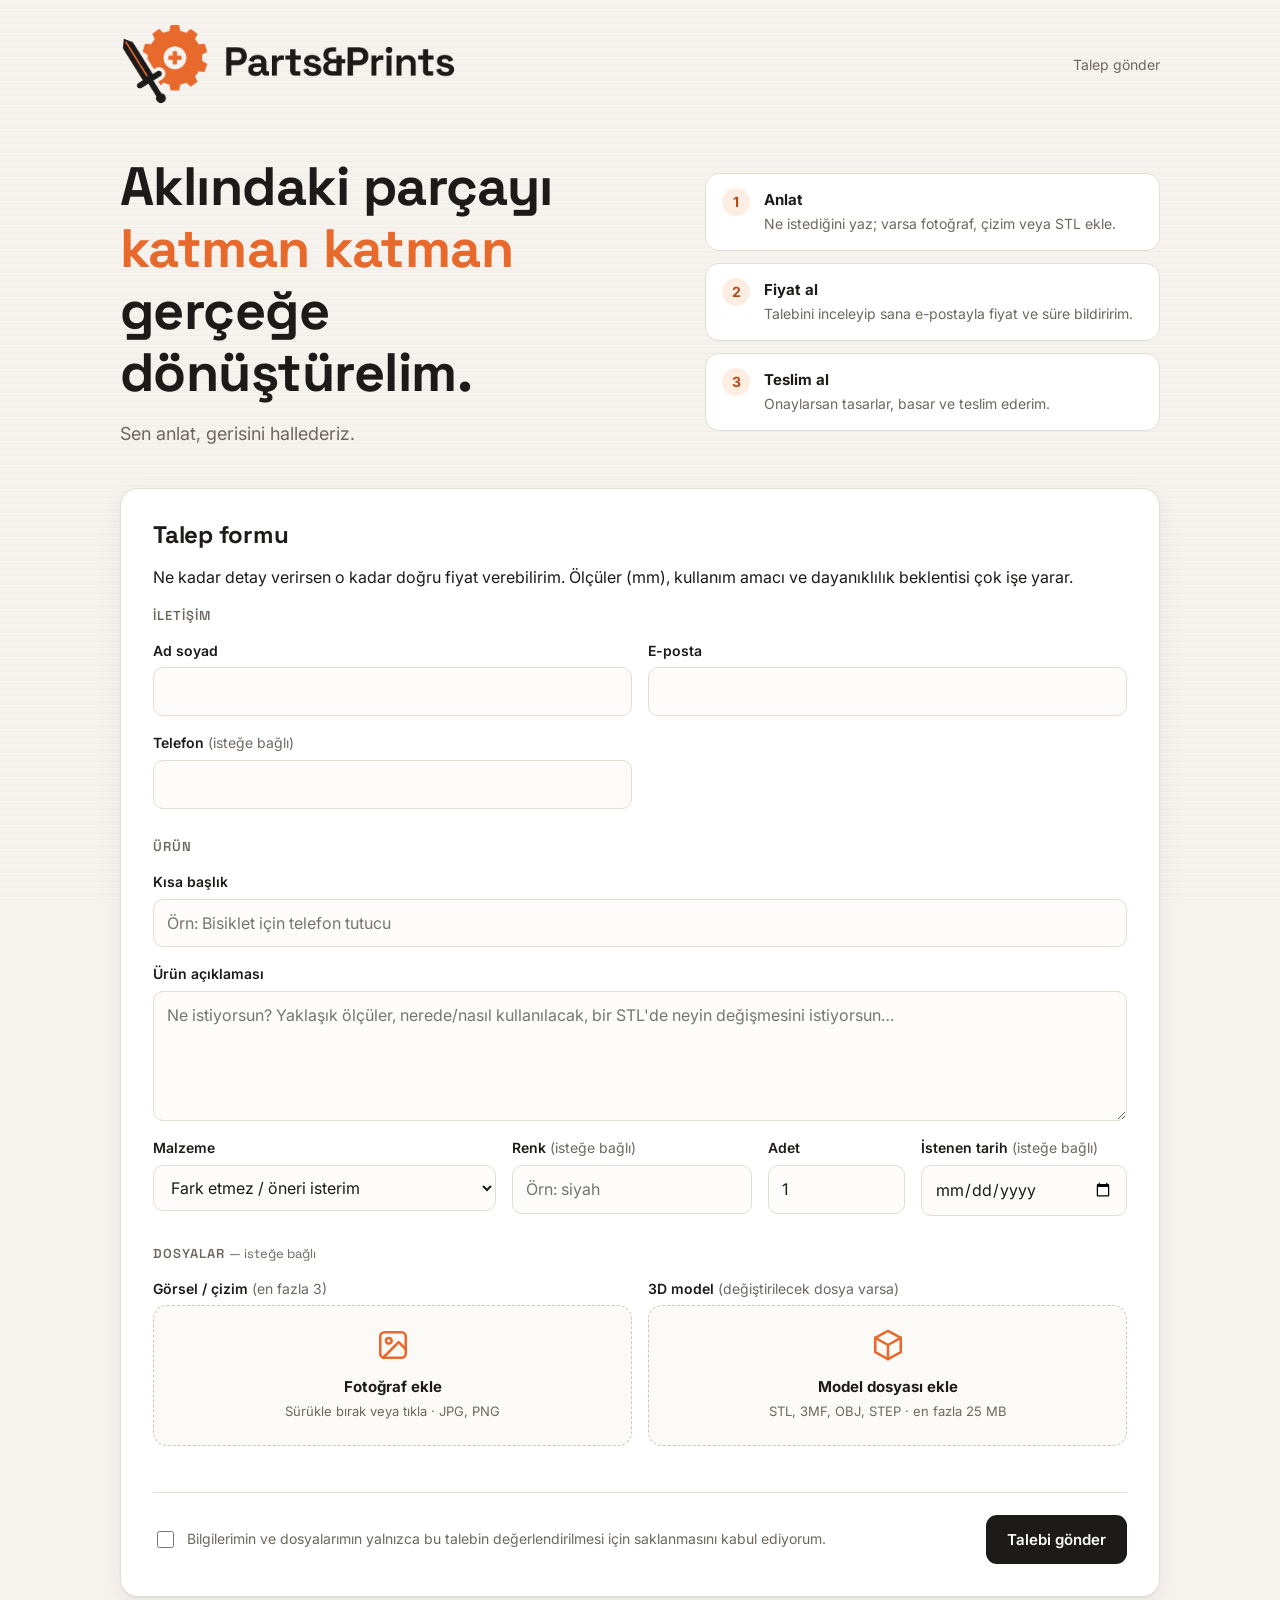
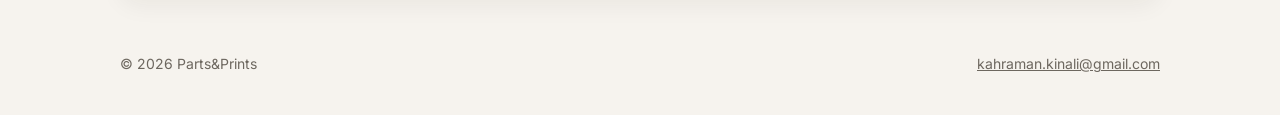
<file: index.html>
<!DOCTYPE html>
<html lang="tr">
<head>
  <meta charset="utf-8">
  <meta name="viewport" content="width=device-width, initial-scale=1">
  <title>3D Baskı Siparişi</title>
  <meta name="description" content="Özel 3D baskı ve tasarım talebi gönderin.">
  <link rel="preconnect" href="https://fonts.googleapis.com">
  <link rel="preconnect" href="https://fonts.gstatic.com" crossorigin>
  <link href="https://fonts.googleapis.com/css2?family=Inter:wght@400;600;700&family=Space+Grotesk:wght@500;600;700&display=swap" rel="stylesheet">
  <link rel="stylesheet" href="css/style.css">
  <link rel="icon" type="image/png" href="favicon.png">
  <link rel="apple-touch-icon" href="favicon.png">
  <style>
    /* Logo boyutu — buradaki sayıları değiştirerek ayarlayabilirsin */
    .brand-logo { height: 84px; width: auto; display: block; }
    @media (max-width: 560px) {
      .brand-logo { height: 46px; }
    }
  </style>
  <script type="importmap">
  { "imports": {
      "three": "https://cdn.jsdelivr.net/npm/three@0.170.0/build/three.module.js",
      "three/addons/": "https://cdn.jsdelivr.net/npm/three@0.170.0/examples/jsm/"
  } }
  </script>
  <script src="config.js"></script>
</head>
<body>
  <div class="wrap">
    <header class="topbar">
      <a class="brand" href="./">
        <img src="logo.png" alt="Parts&amp;Prints" class="brand-logo" onerror="this.nextElementSibling.style.display='';this.remove()">
        <span class="brand-mark" style="display:none"><svg viewBox="0 0 24 24" fill="none" stroke="#e8692c" stroke-width="2.6" stroke-linecap="round"><path d="M5 18h14M7 14h10M9 10h6"/></svg></span>
      </a>
      <nav><a href="#siparis">Talep gönder</a></nav>
    </header>

    <section class="hero">
      <div>
        <h1>Aklındaki parçayı <em>katman katman</em> gerçeğe dönüştürelim.</h1>
        <p class="lead" data-tagline>Hayalindeki parçayı anlat, ben tasarlayıp basayım.</p>
      </div>
      <ol class="steps">
        <li><span class="n">1</span><div><b>Anlat</b><span>Ne istediğini yaz; varsa fotoğraf, çizim veya STL ekle.</span></div></li>
        <li><span class="n">2</span><div><b>Fiyat al</b><span>Talebini inceleyip sana e-postayla fiyat ve süre bildiririm.</span></div></li>
        <li><span class="n">3</span><div><b>Teslim al</b><span>Onaylarsan tasarlar, basar ve teslim ederim.</span></div></li>
      </ol>
    </section>

    <main id="siparis" class="card form-card">
      <div id="form-area">
        <h2>Talep formu</h2>
        <p class="sub">Ne kadar detay verirsen o kadar doğru fiyat verebilirim. Ölçüler (mm), kullanım amacı ve dayanıklılık beklentisi çok işe yarar.</p>

        <div id="config-warn" class="alert alert-warn" hidden>
          Site henüz bağlanmadı: <span class="code">config.js</span> içindeki <span class="code">SCRIPT_URL</span> değerini doldurmalısın. (Bu uyarıyı sadece kurulum bitmeden görürsün.)
        </div>
        <div id="form-error" class="alert alert-err" hidden></div>

        <form id="order-form" novalidate>
          <fieldset>
            <legend>İletişim</legend>
            <div class="grid g2">
              <div class="field">
                <label for="name">Ad soyad</label>
                <input type="text" id="name" name="name" autocomplete="name" required maxlength="100">
              </div>
              <div class="field">
                <label for="email">E-posta</label>
                <input type="email" id="email" name="email" autocomplete="email" required maxlength="150">
              </div>
              <div class="field">
                <label for="phone">Telefon <span class="opt">(isteğe bağlı)</span></label>
                <input type="tel" id="phone" name="phone" autocomplete="tel" maxlength="40">
              </div>
            </div>
          </fieldset>

          <fieldset>
            <legend>Ürün</legend>
            <div class="grid">
              <div class="field">
                <label for="title">Kısa başlık</label>
                <input type="text" id="title" name="title" maxlength="150" placeholder="Örn: Bisiklet için telefon tutucu">
              </div>
              <div class="field">
                <label for="description">Ürün açıklaması</label>
                <textarea id="description" name="description" required maxlength="5000"
                  placeholder="Ne istiyorsun? Yaklaşık ölçüler, nerede/nasıl kullanılacak, bir STL'de neyin değişmesini istiyorsun…"></textarea>
              </div>
              <div class="grid g4">
                <div class="field">
                  <label for="material">Malzeme</label>
                  <select id="material" name="material"></select>
                </div>
                <div class="field">
                  <label for="color">Renk <span class="opt">(isteğe bağlı)</span></label>
                  <input type="text" id="color" name="color" maxlength="50" placeholder="Örn: siyah">
                </div>
                <div class="field">
                  <label for="quantity">Adet</label>
                  <input type="number" id="quantity" name="quantity" min="1" max="9999" value="1">
                </div>
                <div class="field">
                  <label for="deadline">İstenen tarih <span class="opt">(isteğe bağlı)</span></label>
                  <input type="date" id="deadline" name="deadline">
                </div>
              </div>
            </div>
          </fieldset>

          <fieldset>
            <legend>Dosyalar <span style="text-transform:none;letter-spacing:0;font-weight:400">— isteğe bağlı</span></legend>
            <div class="grid g2">
              <div class="field">
                <label>Görsel / çizim <span class="opt">(en fazla 3)</span></label>
                <div class="drop" id="img-drop">
                  <input type="file" id="images" accept="image/*" multiple aria-label="Görsel seç">
                  <svg class="ico" viewBox="0 0 24 24" fill="none" stroke="currentColor" stroke-width="1.8" stroke-linecap="round" stroke-linejoin="round"><rect x="3" y="3" width="18" height="18" rx="3"/><circle cx="9" cy="9" r="2"/><path d="m21 15-5-5L5 21"/></svg>
                  <b>Fotoğraf ekle</b>
                  <span>Sürükle bırak veya tıkla · JPG, PNG</span>
                </div>
                <div class="thumbs" id="thumbs"></div>
              </div>
              <div class="field">
                <label>3D model <span class="opt">(değiştirilecek dosya varsa)</span></label>
                <div class="drop" id="model-drop">
                  <input type="file" id="model" accept=".stl,.3mf,.obj,.step,.stp" aria-label="Model dosyası seç">
                  <svg class="ico" viewBox="0 0 24 24" fill="none" stroke="currentColor" stroke-width="1.8" stroke-linecap="round" stroke-linejoin="round"><path d="M12 2 3 7v10l9 5 9-5V7z"/><path d="m3 7 9 5 9-5M12 12v10"/></svg>
                  <b>Model dosyası ekle</b>
                  <span>STL, 3MF, OBJ, STEP · en fazla 25 MB</span>
                </div>
                <div id="model-preview"></div>
              </div>
            </div>
          </fieldset>

          <div class="hp" aria-hidden="true">
            <label for="website">Web siteniz</label>
            <input type="text" id="website" name="website" tabindex="-1" autocomplete="off">
          </div>

          <div class="submit-row">
            <label class="check">
              <input type="checkbox" id="consent" required>
              <span>Bilgilerimin ve dosyalarımın yalnızca bu talebin değerlendirilmesi için saklanmasını kabul ediyorum.</span>
            </label>
            <button type="submit" class="btn btn-primary" id="submit-btn">Talebi gönder</button>
          </div>
        </form>
      </div>

      <div id="success" class="success" hidden>
        <div class="big"><svg width="30" height="30" viewBox="0 0 24 24" fill="none" stroke="currentColor" stroke-width="2.4" stroke-linecap="round" stroke-linejoin="round"><path d="M20 6 9 17l-5-5"/></svg></div>
        <h2>Talebin ulaştı!</h2>
        <p>İnceleyip en kısa sürede e-postayla dönüş yapacağım. Talep numaran: <span class="code" id="order-id"></span></p>
        <button class="btn btn-ghost" id="again-btn" type="button">Yeni talep gönder</button>
      </div>
    </main>

    <footer>
      <span>© <span id="year"></span> <span data-shop-name>Parts&amp;Prints</span></span>
      <span id="contact"></span>
    </footer>
  </div>

  <script type="module" src="js/order.js"></script>
</body>
</html>
</file>
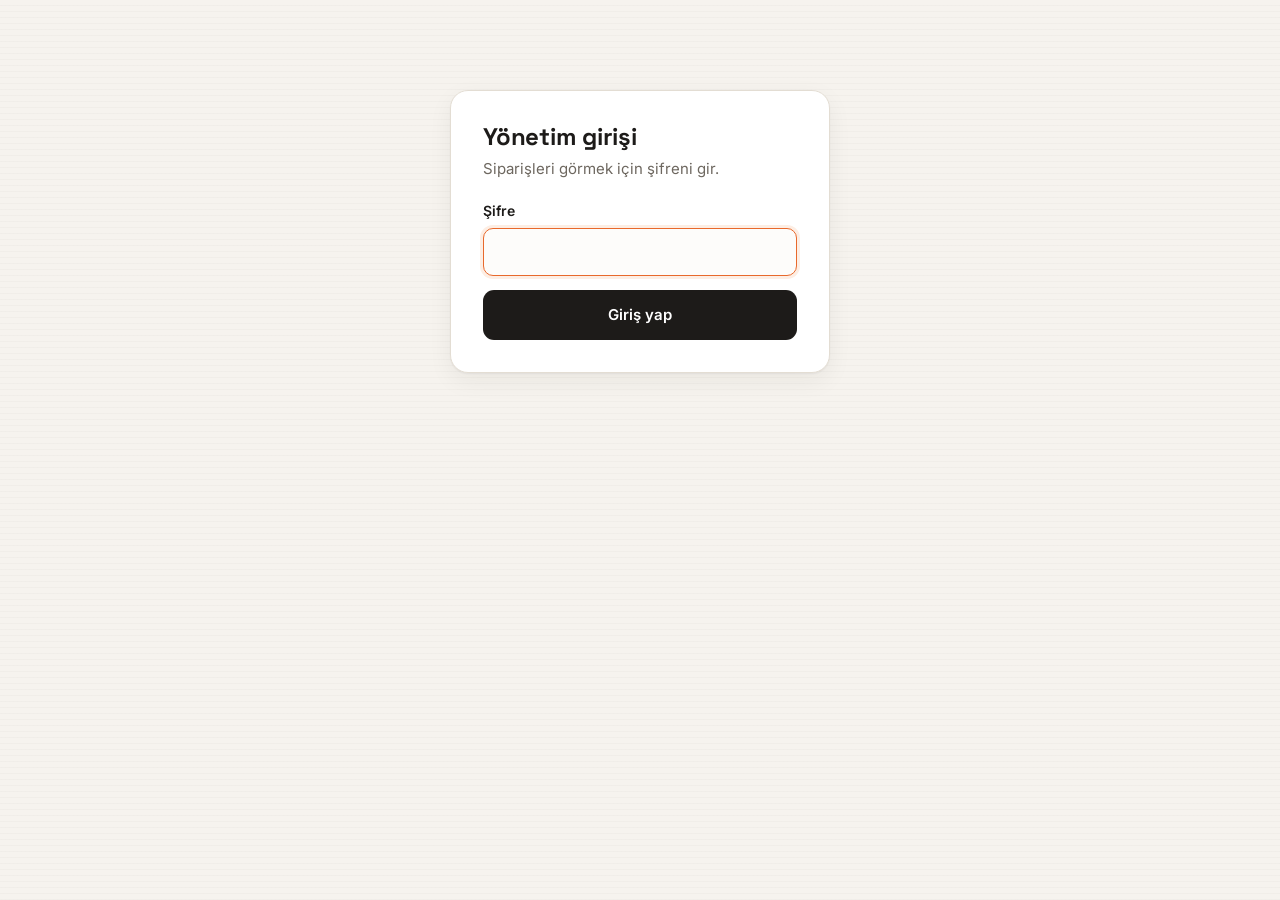
<file: admin.html>
<!DOCTYPE html>
<html lang="tr">
<head>
  <meta charset="utf-8">
  <meta name="viewport" content="width=device-width, initial-scale=1">
  <meta name="robots" content="noindex, nofollow">
  <title>Yönetim — Siparişler</title>
  <link rel="preconnect" href="https://fonts.googleapis.com">
  <link rel="preconnect" href="https://fonts.gstatic.com" crossorigin>
  <link href="https://fonts.googleapis.com/css2?family=Inter:wght@400;600;700&family=Space+Grotesk:wght@500;600;700&display=swap" rel="stylesheet">
  <link rel="stylesheet" href="css/style.css">
  <link rel="icon" type="image/png" href="favicon.png">
  <link rel="apple-touch-icon" href="favicon.png">
  <style>
    /* Fiyat hesaplayıcı */
    .calc { display: grid; gap: 14px; }
    .calc-grid { display: grid; grid-template-columns: 1fr 1fr; gap: 12px; }
    .calc-grid input, .calc-grid select { padding: 9px 11px; }
    .dur { display: flex; align-items: center; gap: 6px; }
    .dur input { min-width: 0; }
    .dur span { color: var(--muted); font-size: 13px; }
    .calc-out { background: var(--paper); border: 1px solid var(--line); border-radius: 12px; padding: 6px 14px; }
    .cr { display: flex; justify-content: space-between; gap: 10px; padding: 6px 0; font-size: 14px; }
    .cr em { font-style: normal; color: var(--muted); font-size: 12px; }
    .cr.sum { border-top: 1px dashed var(--line); margin-top: 2px; padding-top: 9px; color: var(--muted); }
    .cr.total { border-top: 1px solid var(--line); margin-top: 4px; padding: 11px 0 7px; font-size: 18px; }
    .cr.total b { color: var(--accent-ink); font-family: var(--display); font-size: 22px; }
    .cr.unit { color: var(--muted); padding-top: 0; }
    .price-tag { font-size: 13px; font-weight: 600; color: var(--ink); }
    .mat-list { display: grid; gap: 8px; }
    .mat-row { display: grid; grid-template-columns: 1fr 130px 32px; gap: 8px; align-items: center; }
    .mat-row input { padding: 9px 11px; }
    .row-actions { display: flex; gap: 10px; align-items: center; flex-wrap: wrap; }
    @media (max-width: 560px) { .calc-grid { grid-template-columns: 1fr; } }
  </style>
  <script type="importmap">
  { "imports": {
      "three": "https://cdn.jsdelivr.net/npm/three@0.170.0/build/three.module.js",
      "three/addons/": "https://cdn.jsdelivr.net/npm/three@0.170.0/examples/jsm/"
  } }
  </script>
  <script src="config.js"></script>
</head>
<body>
  <div class="wrap">
    <!-- Giriş -->
    <section id="login-view" class="card login" hidden>
      <h1>Yönetim girişi</h1>
      <p>Siparişleri görmek için şifreni gir.</p>
      <div id="login-error" class="alert alert-err" hidden></div>
      <form id="login-form">
        <div class="field">
          <label for="password">Şifre</label>
          <input type="password" id="password" autocomplete="current-password" required>
        </div>
        <button class="btn btn-primary" type="submit" id="login-btn">Giriş yap</button>
      </form>
    </section>

    <!-- Liste -->
    <section id="app-view" hidden>
      <header class="topbar">
        <a class="brand" href="./">
          <img src="logo.png" alt="Parts&amp;Prints" style="height:44px;width:auto;display:block" onerror="this.nextElementSibling.style.display='';this.remove()">
        <span class="brand-mark" style="display:none"><svg viewBox="0 0 24 24" fill="none" stroke="#e8692c" stroke-width="2.6" stroke-linecap="round"><path d="M5 18h14M7 14h10M9 10h6"/></svg></span>
          <span>Siparişler</span>
        </a>
        <nav style="display:flex;gap:16px;align-items:center">
          <a href="./" target="_blank">Siteyi aç ↗</a>
          <button class="btn btn-ghost btn-sm" id="logout-btn" type="button">Çıkış</button>
        </nav>
      </header>

      <div class="counts" id="counts"></div>
      <div class="toolbar">
        <input type="text" id="search" placeholder="Ara: isim, e-posta, başlık…">
        <span class="spacer"></span>
        <button class="btn btn-ghost btn-sm" id="calc-btn" type="button">🧮 Fiyat hesapla</button>
        <button class="btn btn-ghost btn-sm" id="settings-btn" type="button">⚙️ Fiyat ayarları</button>
        <button class="btn btn-ghost btn-sm" id="refresh-btn" type="button">Yenile</button>
      </div>
      <div id="list-error" class="alert alert-err" hidden></div>
      <div class="orders" id="orders"></div>
    </section>
  </div>

  <!-- Ayrıntı paneli -->
  <div class="drawer-bg" id="drawer-bg"></div>
  <aside class="drawer" id="drawer" aria-hidden="true">
    <div class="drawer-head">
      <span class="id" id="d-id"></span>
      <button class="btn btn-ghost btn-sm" id="close-btn" type="button">Kapat ✕</button>
    </div>
    <div class="drawer-body" id="d-body"></div>
  </aside>

  <script type="module" src="js/admin.js"></script>
</body>
</html>
</file>
<file: css/style.css>
:root {
  --bg: #f6f3ee;
  --paper: #ffffff;
  --ink: #1d1b19;
  --muted: #6d675f;
  --line: #e3ddd3;
  --accent: #e8692c;
  --accent-ink: #b8481a;
  --accent-soft: #fdeee4;
  --ok: #2f7d4f;
  --ok-soft: #e6f3ea;
  --err: #b3261e;
  --err-soft: #fbeaea;
  --radius: 14px;
  --shadow: 0 1px 2px rgba(29, 27, 25, .05), 0 8px 24px rgba(29, 27, 25, .06);
  --font: 'Inter', system-ui, -apple-system, 'Segoe UI', sans-serif;
  --display: 'Space Grotesk', 'Inter', system-ui, sans-serif;
}

* { box-sizing: border-box; }
html { -webkit-text-size-adjust: 100%; }
body {
  margin: 0;
  font-family: var(--font);
  color: var(--ink);
  background: var(--bg);
  line-height: 1.55;
  font-size: 16px;
}
/* Hafif katman çizgisi dokusu — baskı izlerini andırır */
body::before {
  content: '';
  position: fixed; inset: 0; z-index: -1; pointer-events: none;
  background-image: repeating-linear-gradient(0deg, rgba(29,27,25,.025) 0 1px, transparent 1px 6px);
}

a { color: var(--accent-ink); }
h1, h2, h3 { font-family: var(--display); line-height: 1.15; margin: 0; letter-spacing: -.01em; }

.wrap { max-width: 1080px; margin: 0 auto; padding: 0 20px; }

/* ---------- Üst bölüm ---------- */
.topbar { display: flex; align-items: center; justify-content: space-between; padding: 22px 0; }
.brand { display: flex; align-items: center; gap: 10px; font-family: var(--display); font-weight: 700; font-size: 20px; color: var(--ink); text-decoration: none; }
.brand-mark { width: 30px; height: 30px; border-radius: 8px; background: var(--ink); display: grid; place-items: center; }
.brand-mark svg { width: 18px; height: 18px; }
.topbar nav a { color: var(--muted); text-decoration: none; font-size: 14px; }
.topbar nav a:hover { color: var(--ink); }

.hero { padding: 28px 0 40px; display: grid; grid-template-columns: 1.2fr 1fr; gap: 40px; align-items: center; }
.hero h1 { font-size: clamp(34px, 5vw, 54px); font-weight: 700; }
.hero h1 em { font-style: normal; color: var(--accent); }
.hero p.lead { color: var(--muted); font-size: 18px; margin: 16px 0 0; max-width: 34ch; }
.steps { list-style: none; padding: 0; margin: 0; display: grid; gap: 12px; }
.steps li { display: flex; gap: 14px; align-items: flex-start; background: var(--paper); border: 1px solid var(--line); border-radius: var(--radius); padding: 14px 16px; }
.steps .n { flex: none; width: 28px; height: 28px; border-radius: 50%; background: var(--accent-soft); color: var(--accent-ink); font-weight: 700; display: grid; place-items: center; font-size: 14px; }
.steps b { display: block; font-size: 15px; }
.steps span { color: var(--muted); font-size: 14px; }

/* ---------- Kart / form ---------- */
.card { background: var(--paper); border: 1px solid var(--line); border-radius: 18px; box-shadow: var(--shadow); }
.form-card { padding: 32px; margin-bottom: 48px; }
.form-card > h2 { font-size: 26px; }
.form-card > p.sub { color: var(--muted); margin: 6px 0 24px; }

fieldset { border: 0; padding: 0; margin: 0 0 28px; }
legend { font-family: var(--display); font-weight: 600; font-size: 13px; text-transform: uppercase; letter-spacing: .08em; color: var(--muted); margin-bottom: 14px; padding: 0; }

.grid { display: grid; gap: 16px; }
.g2 { grid-template-columns: 1fr 1fr; }
.g4 { grid-template-columns: 2fr 1.4fr .8fr 1.2fr; }

.field { display: flex; flex-direction: column; gap: 6px; min-width: 0; }
.field label { font-size: 14px; font-weight: 600; }
.field label .opt { font-weight: 400; color: var(--muted); }
.field .hint { font-size: 13px; color: var(--muted); }

input[type=text], input[type=email], input[type=tel], input[type=number], input[type=date], input[type=password], select, textarea {
  width: 100%;
  font: inherit;
  color: inherit;
  background: #fdfcfa;
  border: 1px solid var(--line);
  border-radius: 10px;
  padding: 11px 13px;
  transition: border-color .15s, box-shadow .15s;
}
textarea { min-height: 130px; resize: vertical; }
input:focus, select:focus, textarea:focus { outline: none; border-color: var(--accent); box-shadow: 0 0 0 3px var(--accent-soft); }
.invalid { border-color: var(--err) !important; }

/* Dosya bırakma alanları */
.drop {
  position: relative;
  border: 1.5px dashed #cfc6b8;
  border-radius: var(--radius);
  padding: 22px;
  text-align: center;
  background: #fcfaf7;
  transition: border-color .15s, background .15s;
  cursor: pointer;
}
.drop:hover, .drop.over { border-color: var(--accent); background: var(--accent-soft); }
.drop input[type=file] { position: absolute; inset: 0; opacity: 0; cursor: pointer; width: 100%; }
.drop .ico { width: 34px; height: 34px; margin: 0 auto 6px; color: var(--accent); }
.drop b { display: block; font-size: 15px; }
.drop span { font-size: 13px; color: var(--muted); }

.thumbs { display: flex; flex-wrap: wrap; gap: 10px; margin-top: 12px; }
.thumb { position: relative; width: 84px; height: 84px; border-radius: 10px; overflow: hidden; border: 1px solid var(--line); background: #eee; }
.thumb img { width: 100%; height: 100%; object-fit: cover; display: block; }
.x-btn { position: absolute; top: 4px; right: 4px; width: 22px; height: 22px; border-radius: 50%; border: 0; background: rgba(0,0,0,.65); color: #fff; font-size: 14px; line-height: 22px; cursor: pointer; padding: 0; }

.model-box { margin-top: 12px; border: 1px solid var(--line); border-radius: var(--radius); overflow: hidden; }
.model-head { display: flex; align-items: center; justify-content: space-between; gap: 10px; padding: 10px 14px; font-size: 14px; background: #fcfaf7; }
.model-head .name { font-weight: 600; overflow: hidden; text-overflow: ellipsis; white-space: nowrap; }
.model-head .meta { color: var(--muted); font-size: 13px; }
.viewer { height: 280px; background: radial-gradient(circle at 50% 40%, #fff, #efebe5); position: relative; }
.viewer canvas { display: block; }
.viewer .note { position: absolute; inset: 0; display: grid; place-items: center; color: var(--muted); font-size: 14px; padding: 20px; text-align: center; }
.link-btn { background: none; border: 0; color: var(--err); font: inherit; font-size: 13px; cursor: pointer; padding: 0; }

.check { display: flex; gap: 10px; align-items: flex-start; font-size: 14px; color: var(--muted); }
.check input { margin-top: 3px; accent-color: var(--accent); width: 17px; height: 17px; flex: none; }

.hp { position: absolute; left: -9999px; width: 1px; height: 1px; overflow: hidden; }

/* Butonlar */
.btn {
  display: inline-flex; align-items: center; justify-content: center; gap: 8px;
  font: inherit; font-weight: 600; font-size: 15px;
  border: 1px solid transparent; border-radius: 11px; padding: 12px 20px;
  cursor: pointer; text-decoration: none; transition: background .15s, transform .05s;
}
.btn:active { transform: translateY(1px); }
.btn-primary { background: var(--ink); color: #fff; }
.btn-primary:hover { background: #000; }
.btn-primary:disabled { opacity: .6; cursor: wait; }
.btn-ghost { background: var(--paper); color: var(--ink); border-color: var(--line); }
.btn-ghost:hover { background: #f7f4ef; }
.btn-sm { padding: 7px 12px; font-size: 14px; border-radius: 9px; }

.submit-row { display: flex; align-items: center; gap: 16px; flex-wrap: wrap; justify-content: space-between; border-top: 1px solid var(--line); padding-top: 22px; }

.spinner { width: 16px; height: 16px; border: 2px solid rgba(255,255,255,.35); border-top-color: #fff; border-radius: 50%; animation: spin .7s linear infinite; }
.spinner.dark { border-color: rgba(0,0,0,.12); border-top-color: var(--ink); }
@keyframes spin { to { transform: rotate(360deg); } }

.alert { border-radius: 12px; padding: 12px 16px; font-size: 14px; margin-bottom: 18px; }
.alert-err { background: var(--err-soft); color: var(--err); }
.alert-warn { background: #fff6dc; color: #7a5a00; }

.success { text-align: center; padding: 48px 24px; }
.success .big { width: 64px; height: 64px; border-radius: 50%; background: var(--ok-soft); color: var(--ok); display: grid; place-items: center; margin: 0 auto 16px; }
.success p { color: var(--muted); max-width: 46ch; margin: 10px auto 22px; }
.code { font-family: ui-monospace, 'SF Mono', Menlo, monospace; background: #f3efe8; padding: 2px 8px; border-radius: 6px; color: var(--ink); }

footer { color: var(--muted); font-size: 14px; padding: 8px 0 40px; display: flex; gap: 16px; flex-wrap: wrap; justify-content: space-between; }
footer a { color: var(--muted); }

/* ---------- Yönetim ---------- */
.login { max-width: 380px; margin: 10vh auto; padding: 32px; }
.login h1 { font-size: 24px; margin-bottom: 6px; }
.login p { color: var(--muted); margin: 0 0 20px; font-size: 15px; }
.login form { display: grid; gap: 14px; }

.toolbar { display: flex; gap: 10px; align-items: center; flex-wrap: wrap; margin: 4px 0 18px; }
.toolbar input[type=text] { max-width: 280px; }
.toolbar select { width: auto; }
.toolbar .spacer { flex: 1; }
.counts { display: flex; gap: 8px; flex-wrap: wrap; margin-bottom: 18px; }
.chip { border: 1px solid var(--line); background: var(--paper); border-radius: 999px; padding: 6px 12px; font-size: 13px; cursor: pointer; font: inherit; font-size: 13px; color: var(--ink); }
.chip.on { background: var(--ink); color: #fff; border-color: var(--ink); }
.chip b { font-weight: 700; margin-left: 4px; }

.orders { display: grid; gap: 10px; margin-bottom: 48px; }
.order {
  display: grid; grid-template-columns: 64px 1fr auto; gap: 16px; align-items: center;
  padding: 14px 16px; cursor: pointer; text-align: left; font: inherit; color: inherit; width: 100%;
}
.order:hover { border-color: #cfc6b8; }
.order .pic { width: 64px; height: 64px; border-radius: 10px; background: #f1ede6; display: grid; place-items: center; color: var(--muted); overflow: hidden; }
.order .pic svg { width: 26px; height: 26px; }
.order .pic img { width: 100%; height: 100%; object-fit: cover; display: block; }
.order h3 { font-size: 16px; font-family: var(--font); font-weight: 600; }
.order .meta { color: var(--muted); font-size: 13px; margin-top: 2px; }
.order .desc { font-size: 14px; color: #4a4540; margin-top: 4px; display: -webkit-box; -webkit-line-clamp: 1; -webkit-box-orient: vertical; overflow: hidden; }
.order .right { text-align: right; display: grid; gap: 6px; justify-items: end; }
.badge { display: inline-block; font-size: 12px; font-weight: 600; padding: 3px 10px; border-radius: 999px; background: #eee; white-space: nowrap; }
.st-Yeni { background: var(--accent-soft); color: var(--accent-ink); }
.st-İnceleniyor { background: #e8f0fe; color: #1a56c4; }
.st-Fiyat { background: #f3e8fd; color: #7a2fb8; }
.st-Baskıda { background: #fff4d6; color: #8a6100; }
.st-Tamamlandı { background: var(--ok-soft); color: var(--ok); }
.st-İptal { background: #eee; color: #777; }
.empty { text-align: center; color: var(--muted); padding: 60px 20px; }

/* Ayrıntı paneli */
.drawer-bg { position: fixed; inset: 0; background: rgba(20, 18, 16, .35); z-index: 20; opacity: 0; pointer-events: none; transition: opacity .2s; }
.drawer-bg.open { opacity: 1; pointer-events: auto; }
.drawer {
  position: fixed; top: 0; right: 0; bottom: 0; width: min(640px, 100%); background: var(--paper); z-index: 21;
  transform: translateX(100%); transition: transform .25s ease, visibility .25s; visibility: hidden; overflow-y: auto; box-shadow: -10px 0 40px rgba(0,0,0,.12);
}
.drawer.open { transform: none; visibility: visible; }
.drawer-head { position: sticky; top: 0; background: var(--paper); border-bottom: 1px solid var(--line); padding: 16px 22px; display: flex; justify-content: space-between; align-items: center; gap: 10px; z-index: 2; }
.drawer-head .id { font-size: 13px; color: var(--muted); }
.drawer-body { padding: 22px; display: grid; gap: 22px; }
.drawer-body h2 { font-size: 24px; }
.kv { display: grid; grid-template-columns: 130px 1fr; gap: 6px 12px; font-size: 14px; }
.kv dt { color: var(--muted); }
.kv dd { margin: 0; overflow-wrap: anywhere; }
.section-t { font-family: var(--display); font-weight: 600; font-size: 13px; text-transform: uppercase; letter-spacing: .08em; color: var(--muted); margin-bottom: 8px; }
.desc-full { white-space: pre-wrap; background: #fcfaf7; border: 1px solid var(--line); border-radius: 12px; padding: 14px; font-size: 15px; }
.gallery { display: grid; grid-template-columns: repeat(auto-fill, minmax(150px, 1fr)); gap: 10px; }
.gallery a { display: block; aspect-ratio: 1; border-radius: 10px; overflow: hidden; background: #f1ede6; border: 1px solid var(--line); display: grid; place-items: center; }
.gallery img { width: 100%; height: 100%; object-fit: cover; }
.file-row { display: flex; align-items: center; justify-content: space-between; gap: 10px; flex-wrap: wrap; border: 1px solid var(--line); border-radius: 12px; padding: 10px 14px; font-size: 14px; }
.file-row .actions { display: flex; gap: 8px; }
.manage { display: grid; gap: 12px; background: #fcfaf7; border: 1px solid var(--line); border-radius: 14px; padding: 16px; }
.manage textarea { min-height: 90px; }
.saved { color: var(--ok); font-size: 14px; }

@media (max-width: 820px) {
  .hero { grid-template-columns: 1fr; gap: 24px; padding-top: 8px; }
  .g4 { grid-template-columns: 1fr 1fr; }
}
@media (max-width: 560px) {
  .form-card { padding: 22px 18px; }
  .g2, .g4 { grid-template-columns: 1fr; }
  .order { grid-template-columns: 48px 1fr; }
  .order .pic { width: 48px; height: 48px; }
  .order .right { grid-column: 1 / -1; justify-items: start; grid-auto-flow: column; justify-content: start; }
  .kv { grid-template-columns: 1fr; }
  .kv dt { margin-top: 6px; }
}
</file>
